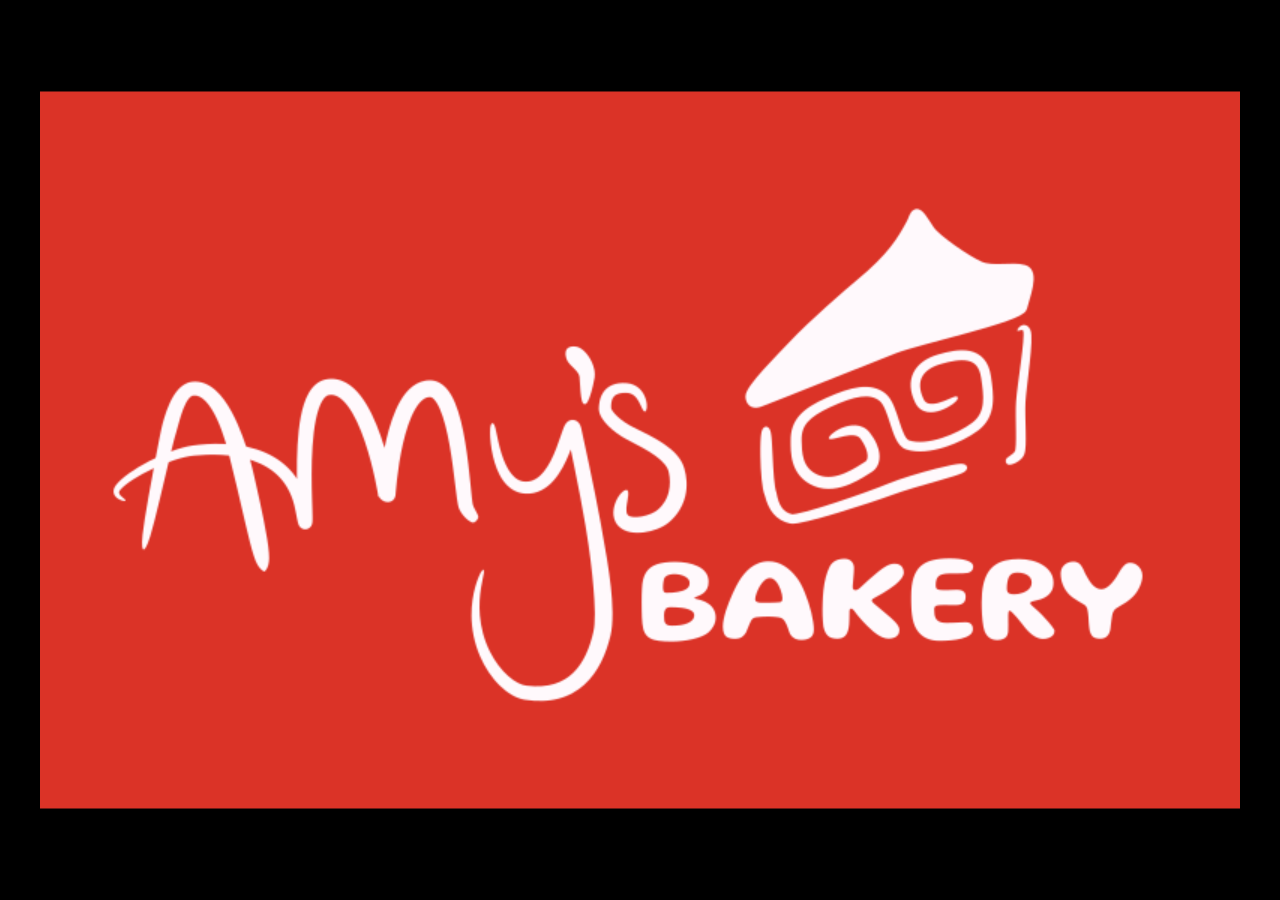
<file: index.html>
<!DOCTYPE html>
<html lang="en">
<head>
  <meta charset="UTF-8">
  <meta name="viewport" content="width=device-width, initial-scale=1.0">
  <title>Oscar W | Portfolio</title>
  <style>
    body {
      margin: 0;
      overflow: hidden;
      background-color: #000;
    }
    canvas {
      display: block;
    }
  </style>
</head>
<body>
  <script src="libs/phaser.min.js"></script>
  <script src="js/game.js"></script>
</body>
</html>
</file>
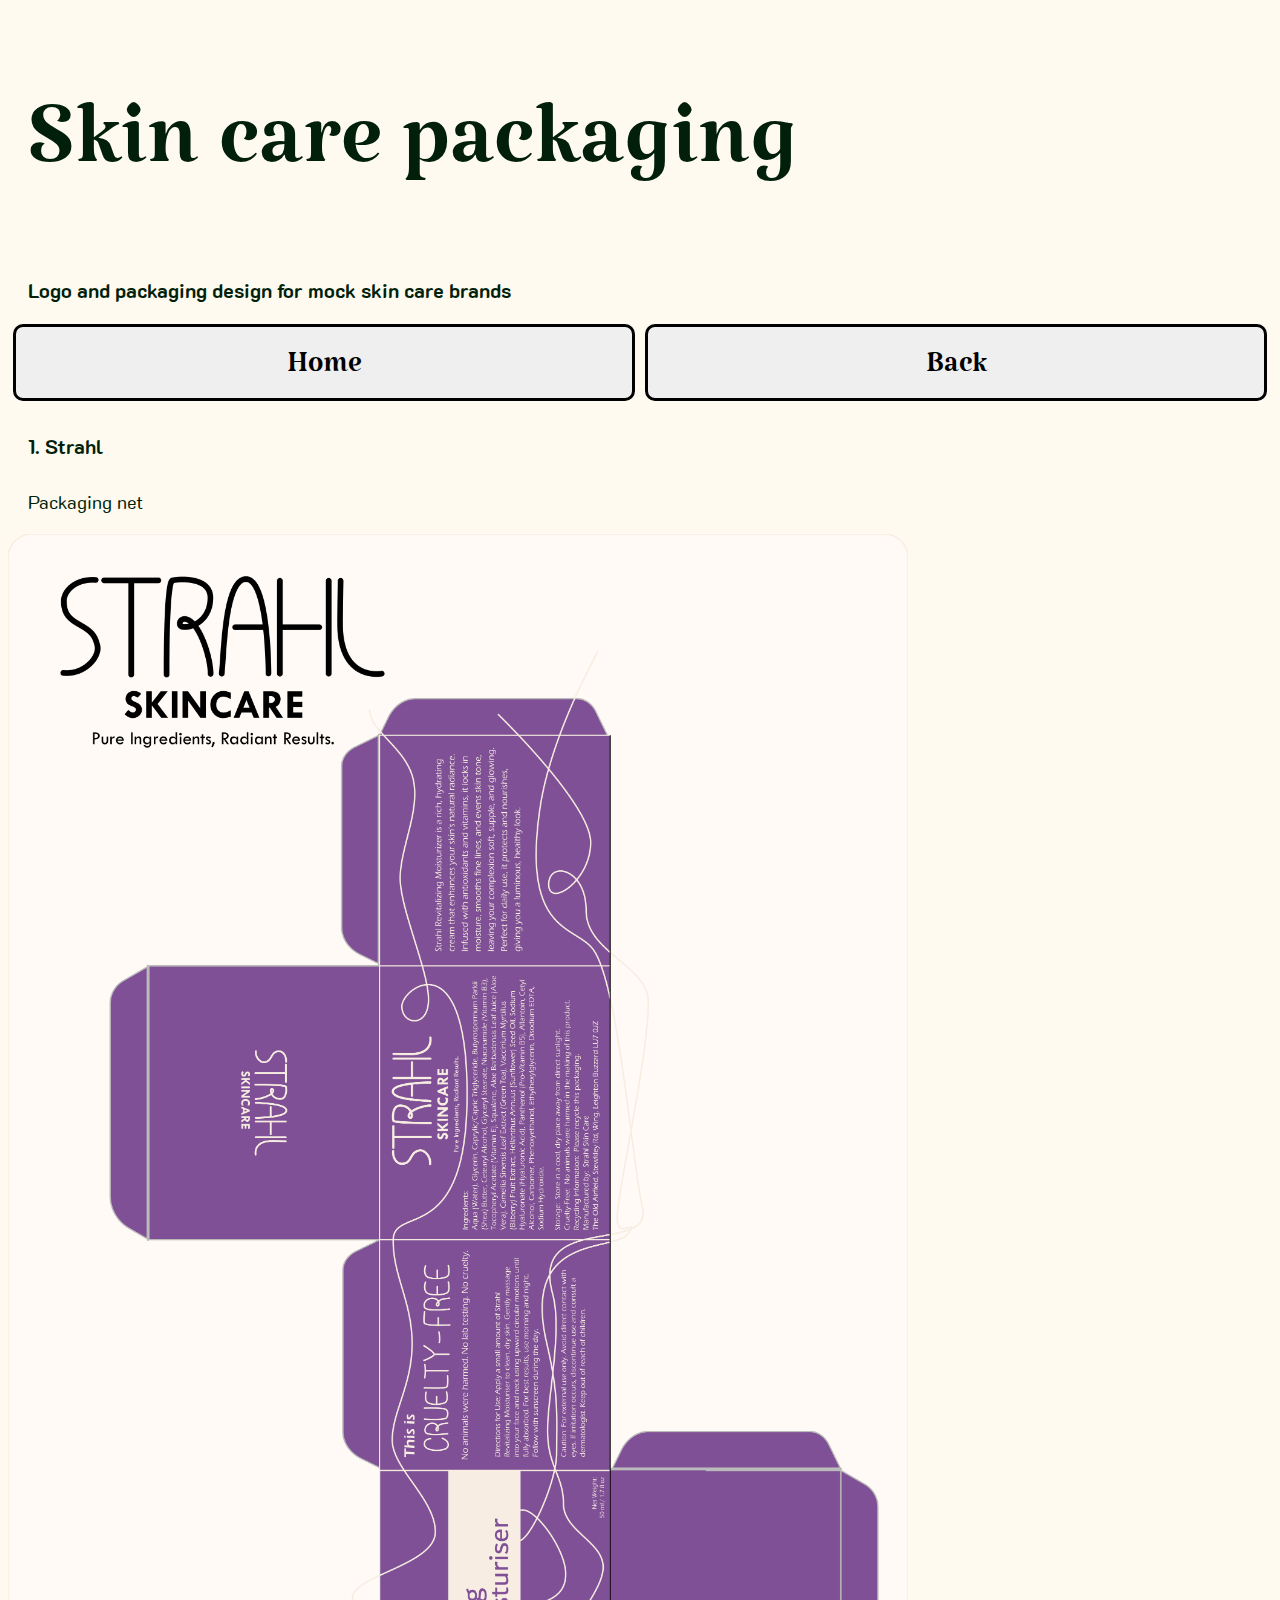
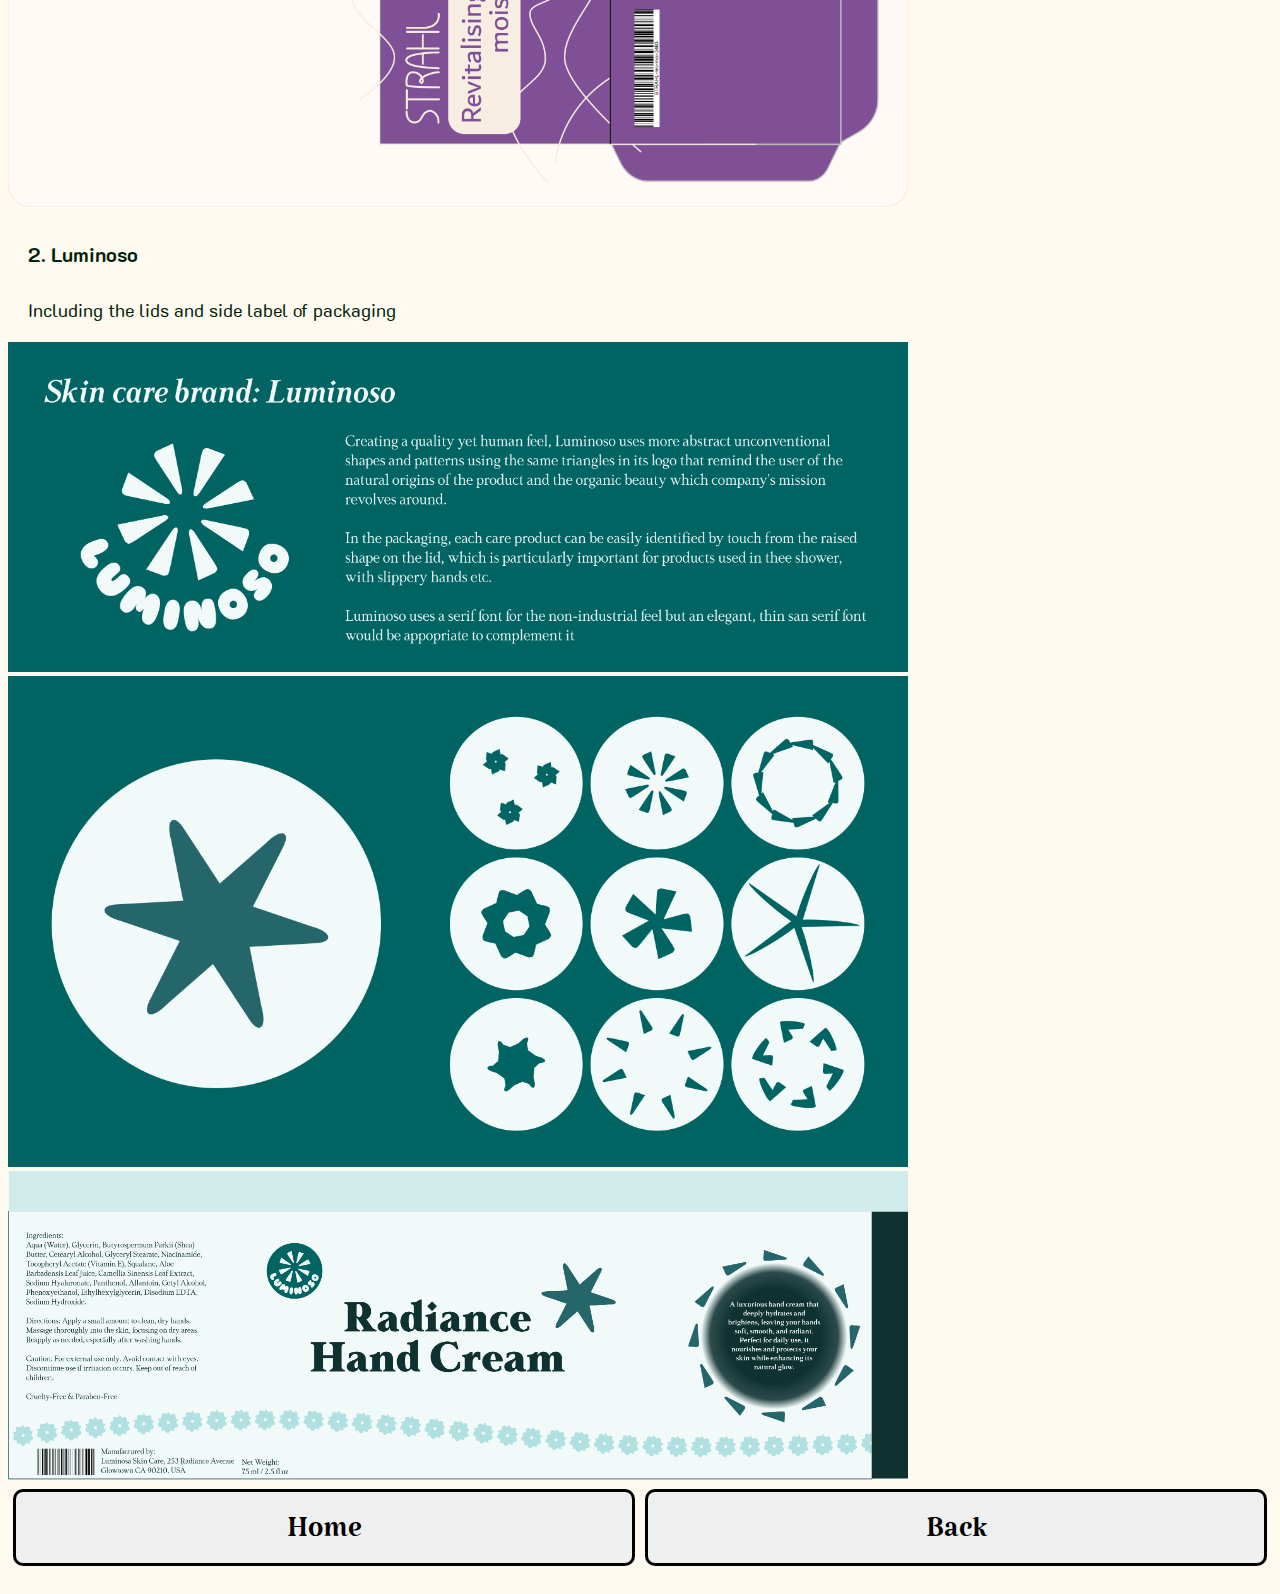
<file: skincare.html>
<!DOCTYPE html>
<html lang="en">
<head>

<title>Oscar W</title>
<link rel="stylesheet" href="style.css">
<link rel="icon" type="image/x-icon" href="images\websiteicon.png">
<meta charset="UTF-8">
<meta name="description" content="Portfolio">
<meta name="author" content="Oscar W">
<meta name="viewport" content="width=device-width, initial-scale=1.0">
</head>

<body>
  <div class="row">
    <h1 style="padding: 0px 20px; display: inline-block;
    line-height: 80%;">Skin care packaging</h1>
    <br>
    <em>Logo and packaging design for mock skin care brands</em>
  </div>
  <div class="row">
    <div class="half">
      <button onclick="document.location='index.html'">Home</button>
    </div>
    <div class="half">
      <button onclick="document.location='work.html#skincare'">Back</button>
    </div>
  </div>
  <div class="row">
    <em>1. Strahl</em>
    <p>Packaging net</p>
  </div>

  <div class="gallery-row">
      <img style="max-width: 900px;" src="images\skincare\strahl packaging.png" alt="Strahl skincare">
  </div>


  <div class="row">
    <br>
    <em>2. Luminoso</em>
    <p>Including the lids and side label of packaging</p>
  </div>
  <div class="gallery-row">
      <img style="max-width: 900px;" src="images\skincare\luminoso intro.png" alt="Luminoso packaging">
      <img style="max-width: 900px;" src="images\skincare\luminosopackaging lids.png" alt="Luminoso packaging">
      <img style="max-width: 900px;" src="images\skincare\luminoso side packaging.png" alt="Luminoso packaging">
  </div>

  <div class="row">
    <div class="half">
      <button onclick="document.location='index.html'">Home</button>
    </div>
    <div class="half">
      <button onclick="document.location='work.html#skincare'">Back</button>
    </div>
  </div>
</body>
</html>
</file>
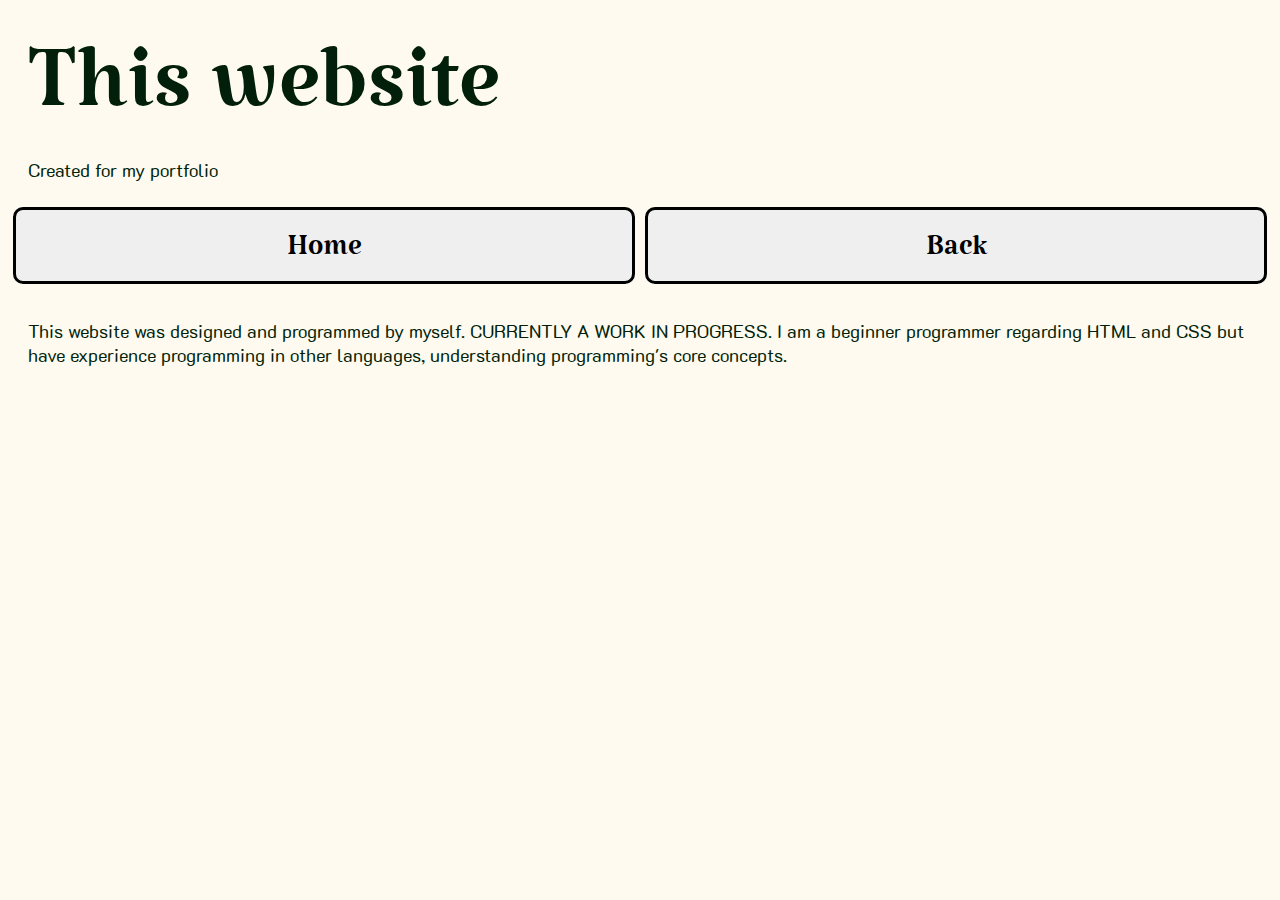
<file: website.html>
<!DOCTYPE html>
<html lang="en">
<head>

<title>Oscar W</title>
<link rel="stylesheet" href="style.css">
<link rel="icon" type="image/x-icon" href="images/icon.png">
<meta charset="UTF-8">
<meta name="description" content="Portfolio">
<meta name="author" content="Oscar W">
<meta name="viewport" content="width=device-width, initial-scale=1.0">
</head>

<body>
  <div class="row">
    <h1>This website</h1>
    <p>Created for my portfolio</p>
  </div>
  <div class="row">
    <div class="half">
      <button onclick="document.location='index.html'">Home</button>
    </div>
    <div class="half">
      <button onclick="document.location='work.html#amys'">Back</button>
    </div>
  </div>

  <p>This website was designed and programmed by myself. CURRENTLY A WORK IN PROGRESS.
    I am a beginner programmer regarding HTML and CSS but have experience
  programming in other languages, understanding programming's core concepts. </p>


</body>
</html>
</file>
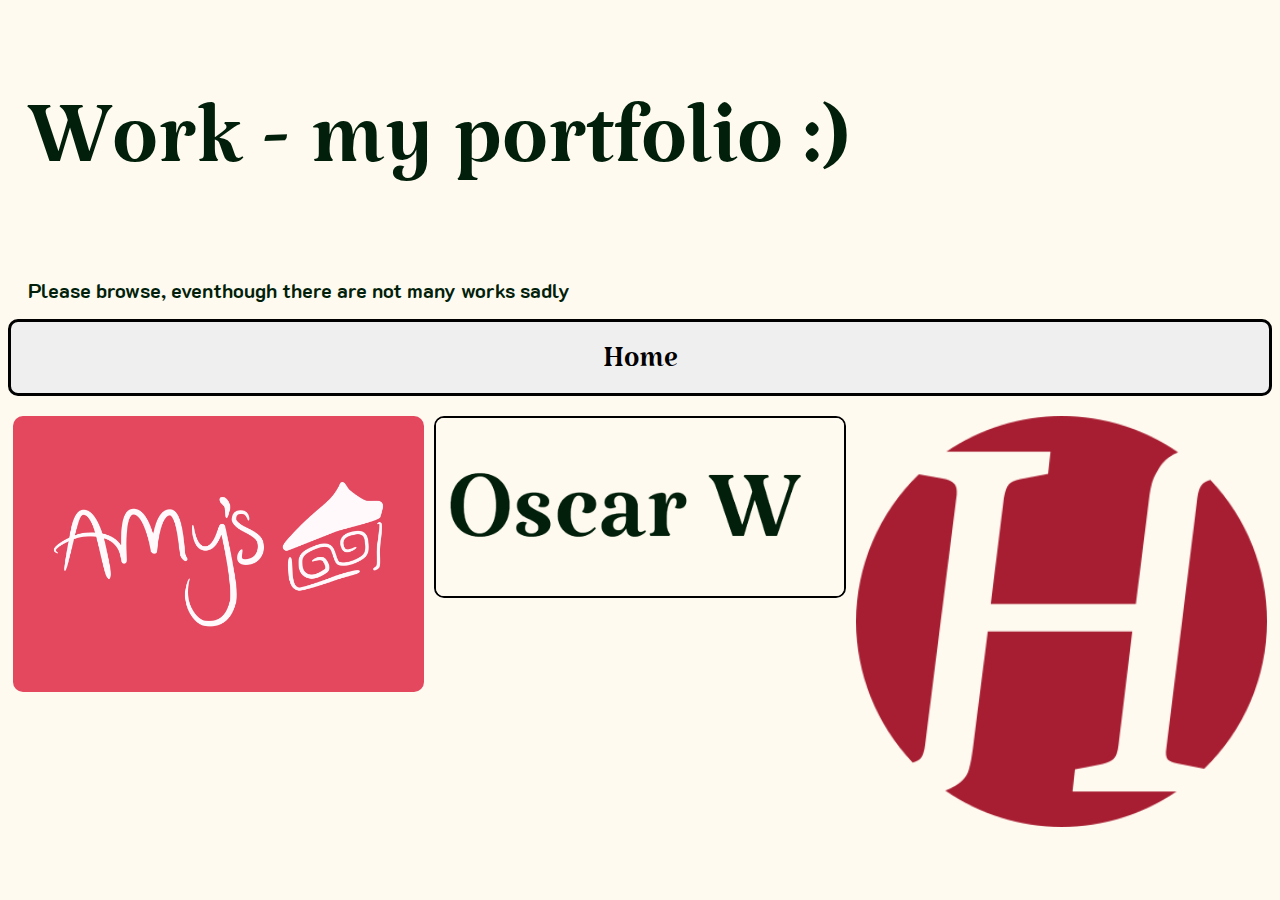
<file: work.html>
<!DOCTYPE html>
<html lang="en">
<head>

<title>Oscar W</title>
<link rel="stylesheet" href="style.css">
<link rel="icon" type="image/x-icon" href="images/icon.png">
<meta charset="UTF-8">
<meta name="description" content="Portfolio">
<meta name="author" content="Oscar W">
<meta name="viewport" content="width=device-width, initial-scale=1.0">
</head>

<body>
  <h1 style="padding: 0px 20px; display: inline-block;
  line-height: 80%;">Work - my portfolio :)</h1>
  <br>
  <em>Please browse, eventhough there are not many works sadly</em>
  <button onclick="document.location='index.html'">Home</button>
  <div class="row">
    <div class="col-4 link-container">
        <a href="amys.html" id="amys"><img src="images/amysprocess (5).png" alt="Amy's Bakery" class="link"></a>
        <a href="amys.html" class="overlay">
          <p class="centre link-text">Amy's Bakery</p>
        </a>
    </div>

    <div class="col-4 link-container">
        <a href="website.html"><img id="website" src="images/website.png" alt="My Website" class="link"></a>
        <a class="overlay" href="website.html">
          <p class="centre link-text">My Website</p>
        </a>
    </div>

    <div class="col-4 link-container">
        <a href="humanities.html" id="humanities"><img src="images/humanitieslogo.png" alt="Humanities magazine" class="link"></a>
        <a href="humanities.html" class="overlay">
          <p class="centre link-text">Humanities magazine</p>
        </a>
    </div>
  </div>
</body>
</html>
</file>
<file: style.css>
@font-face {
    font-family: 'katibehregular';
    src: url('katibeh-regular-webfont.woff2') format('woff2'),
         url('katibeh-regular-webfont.woff') format('woff'),
         url('katibeh-regular-webfont.ttf') format('truetype');
    font-weight: normal;
    font-style: normal;
}

@font-face {
    font-family: 'k2dbold';
    src: url('k2d-bold-webfont.woff2') format('woff2'),
         url('k2d-bold-webfont.woff') format('woff'),
         url('k2d-bold-webfont.ttf') format('truetype');
    font-weight: normal;
    font-style: normal;

}

@font-face {
    font-family: 'k2dbold_italic';
    src: url('k2d-bolditalic-webfont.woff2') format('woff2'),
         url('k2d-bolditalic-webfont.woff') format('woff'),
         url('k2d-bolditalic-webfont.ttf') format('truetype');
    font-weight: normal;
    font-style: normal;

}

@font-face {
    font-family: 'k2ditalic';
    src: url('k2d-italic-webfont.woff2') format('woff2'),
         url('k2d-italic-webfont.woff') format('woff'),
         url('k2d-italic-webfont.ttf') format('truetype');
    font-weight: normal;
    font-style: normal;

}

@font-face {
    font-family: 'k2dregular';
    src: url('k2d-regular-webfont.woff2') format('woff2'),
         url('k2d-regular-webfont.woff') format('woff'),
         url('k2d-regular-webfont.ttf') format('truetype');
    font-weight: normal;
    font-style: normal;

}

* {
  box-sizing: border-box;
}

body {
  background-color: floralwhite;
  color: #011f0a;
}

[class*="col-"] {
  width: 100%;
  float: left;
  padding: 5px;
}

@media only screen and (min-width: 600px) {
  /* For desktop: */
  .col-1 {width: 8.33%;}
  .col-2 {width: 16.66%;}
  .col-3 {width: 25%;}
  .col-4 {width: 33.33%;}
  .col-5 {width: 41.66%;}
  .col-6 {width: 50%;}
  .col-7 {width: 58.33%;}
  .col-8 {width: 66.66%;}
  .col-9 {width: 75%;}
  .col-10 {width: 83.33%;}
  .col-11 {width: 91.66%;}
  .col-12 {width: 100%;}
  h1 {
    font-size: 120px;
  }

  strong {
    font-size: 90px;
    padding-left: 0px;
  }
}

@media only screen and (max-width: 599px) {
  h1 {
    font-size: 20vw;
  }
  strong {
    font-size: 14vw;
    padding-left: 20px;
  }
}

.row::after {
  content: "";
  clear: both;
  display: table;
}


h1 {
  font-family: 'katibehregular';
  font-weight: normal;
  line-height: 0;
  padding-left: 20px;
}

strong {
  font-family: 'katibehregular';
  font-weight: normal;
  line-height: 90%;
}

em {
  font-family: 'k2dbold';
  font-size: 20px;
  font-style: normal;
  padding: 15px 20px;
display: inline-block;
  line-height: 120%;
}

p {
  font-family: 'k2dregular';
  font-size: 18px;
  font-style: normal;
  padding: 0px 20px;
    line-height: 130%;
}

#home-work {
  font-family: 'katibehregular';
  font-size: 40px;
  width: 100%;
  height: 150px;
  background-color: grey #cc6ddf;
  border-radius: 10px;
  border-width: 3px;
}

button {
  font-family: 'katibehregular';
  font-size: 40px;
  width: 100%;
  background-color: grey #cc6ddf;
  border-radius: 10px;
  border-width: 3px;
  margin-bottom: 15px;
  border-color: black;
  border-style: solid;
}

button:hover {
  border-color: grey;
}

button:active {
  border-color: white;
}

.half {
  width:50%;
  float: left;
  padding: 5px;
}

.link {
  height: auto;
  width: 100%;
  border-radius: 10px;
  display: block;
  border: none;
}

#website {
  border-color: black;
  border-width: 2px;
  border-style: solid;
}


.link-container {
  position: relative;
}

.overlay {
  position: absolute;
  left: 0;
  right:0;
  bottom:0;
  background-color: #FFFFFF90;
  overflow: hidden;
  width: 0;
  height: calc(100% - 2*5px);
  margin: 5px;
  border-radius: 10px;
  transition: .5s ease;
  display: block;
}

.link-container:hover .overlay {
  width: calc(100% - 2*5px);
}


.link-text {
  white-space: nowrap;
  position: absolute;
  overflow: hidden;
  bottom: 0;
  left: 10px;
  background-color: floralwhite;
  color: black;
  padding: 16px 16px;
  border-radius: 5px;
}


img {
  height: auto;
  width: 100%;
}
</file>
